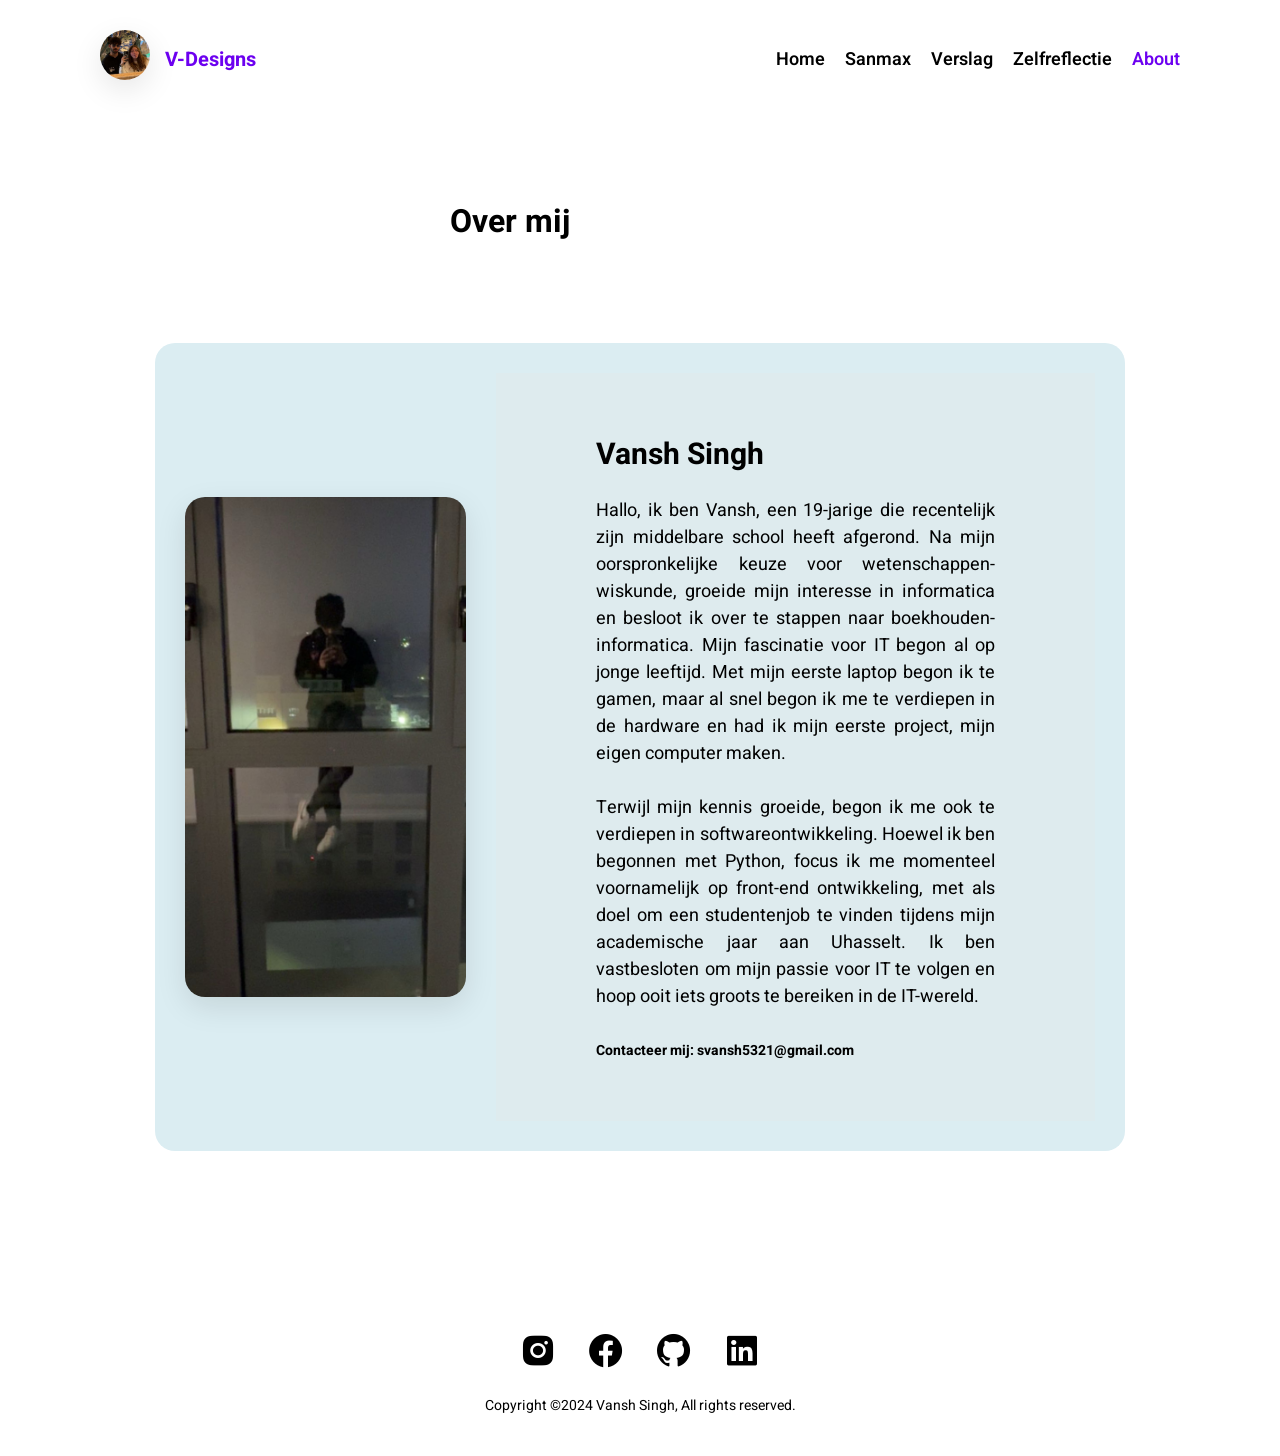
<file: about.html>
<!DOCTYPE html>
<html lang="en">
  <head>
    <meta charset="UTF-8" />
    <meta name="viewport" content="width=device-width, initial-scale=1.0" />
    <link
      href="https://unpkg.com/boxicons@2.1.4/css/boxicons.min.css"
      rel="stylesheet"
    />
    <link rel="stylesheet" href="style.css" />
    <title>About Page | VanshSingh</title>
  </head>

  <body>
    <nav>
      <div class="logo">
        <a href="index.html"><img src="assets/Vansh&imani.jpg" /></a>
        <a href="index.html">V-Designs</a>
      </div>
      <div class="nav-links">
        <a href="index.html">Home</a>
        <a href="Sanmax.html">Sanmax</a>
        <a href="Verslag.html">Verslag</a>
        <a href="Zelfreflectie.html">Zelfreflectie</a>
        <a class="selected" href="about.html">About</a>
      </div>
    </nav>

    <h1 class="page-title">Over mij</h1>

    <div class="content">
      <div class="container">
        <img src="assets/ikAlleen.jpg" />
        <div class="about">
          <h2>Vansh Singh</h2>
          <p>
            Hallo, ik ben Vansh, een 19-jarige die recentelijk zijn middelbare
            school heeft afgerond. Na mijn oorspronkelijke keuze voor
            wetenschappen-wiskunde, groeide mijn interesse in informatica en
            besloot ik over te stappen naar boekhouden-informatica. Mijn
            fascinatie voor IT begon al op jonge leeftijd. Met mijn eerste
            laptop begon ik te gamen, maar al snel begon ik me te verdiepen in
            de hardware en had ik mijn eerste project, mijn eigen computer
            maken.<br /><br />
            Terwijl mijn kennis groeide, begon ik me ook te verdiepen in
            softwareontwikkeling. Hoewel ik ben begonnen met Python, focus ik me
            momenteel voornamelijk op front-end ontwikkeling, met als doel om
            een studentenjob te vinden tijdens mijn academische jaar aan
            Uhasselt. Ik ben vastbesloten om mijn passie voor IT te volgen en
            hoop ooit iets groots te bereiken in de IT-wereld.
          </p>
          <p class="email">Contacteer mij: svansh5321@gmail.com</p>
        </div>
      </div>
    </div>

    <footer>
      <div class="socials">
        <a
          href="https://www.instagram.com/s.vnshh?igsh=bnRmNXlyZnA4dmlp"
          target="_blank"
          ><i class="bx bxl-instagram-alt"></i
        ></a>
        <a
          href="https://www.facebook.com/profile.php?id=100009313758749"
          target="_blank"
          ><i class="bx bxl-facebook-circle"></i
        ></a>
        <a href="https://github.com/V1nsh" target="_blank"
          ><i class="bx bxl-github"></i
        ></a>
        <a href="https://www.linkedin.com/in/svanshh/" target="_blank"
          ><i class="bx bxl-linkedin-square"></i
        ></a>
      </div>
      <p>Copyright ©2024 Vansh Singh, All rights reserved.</p>
    </footer>
  </body>
</html>
</file>
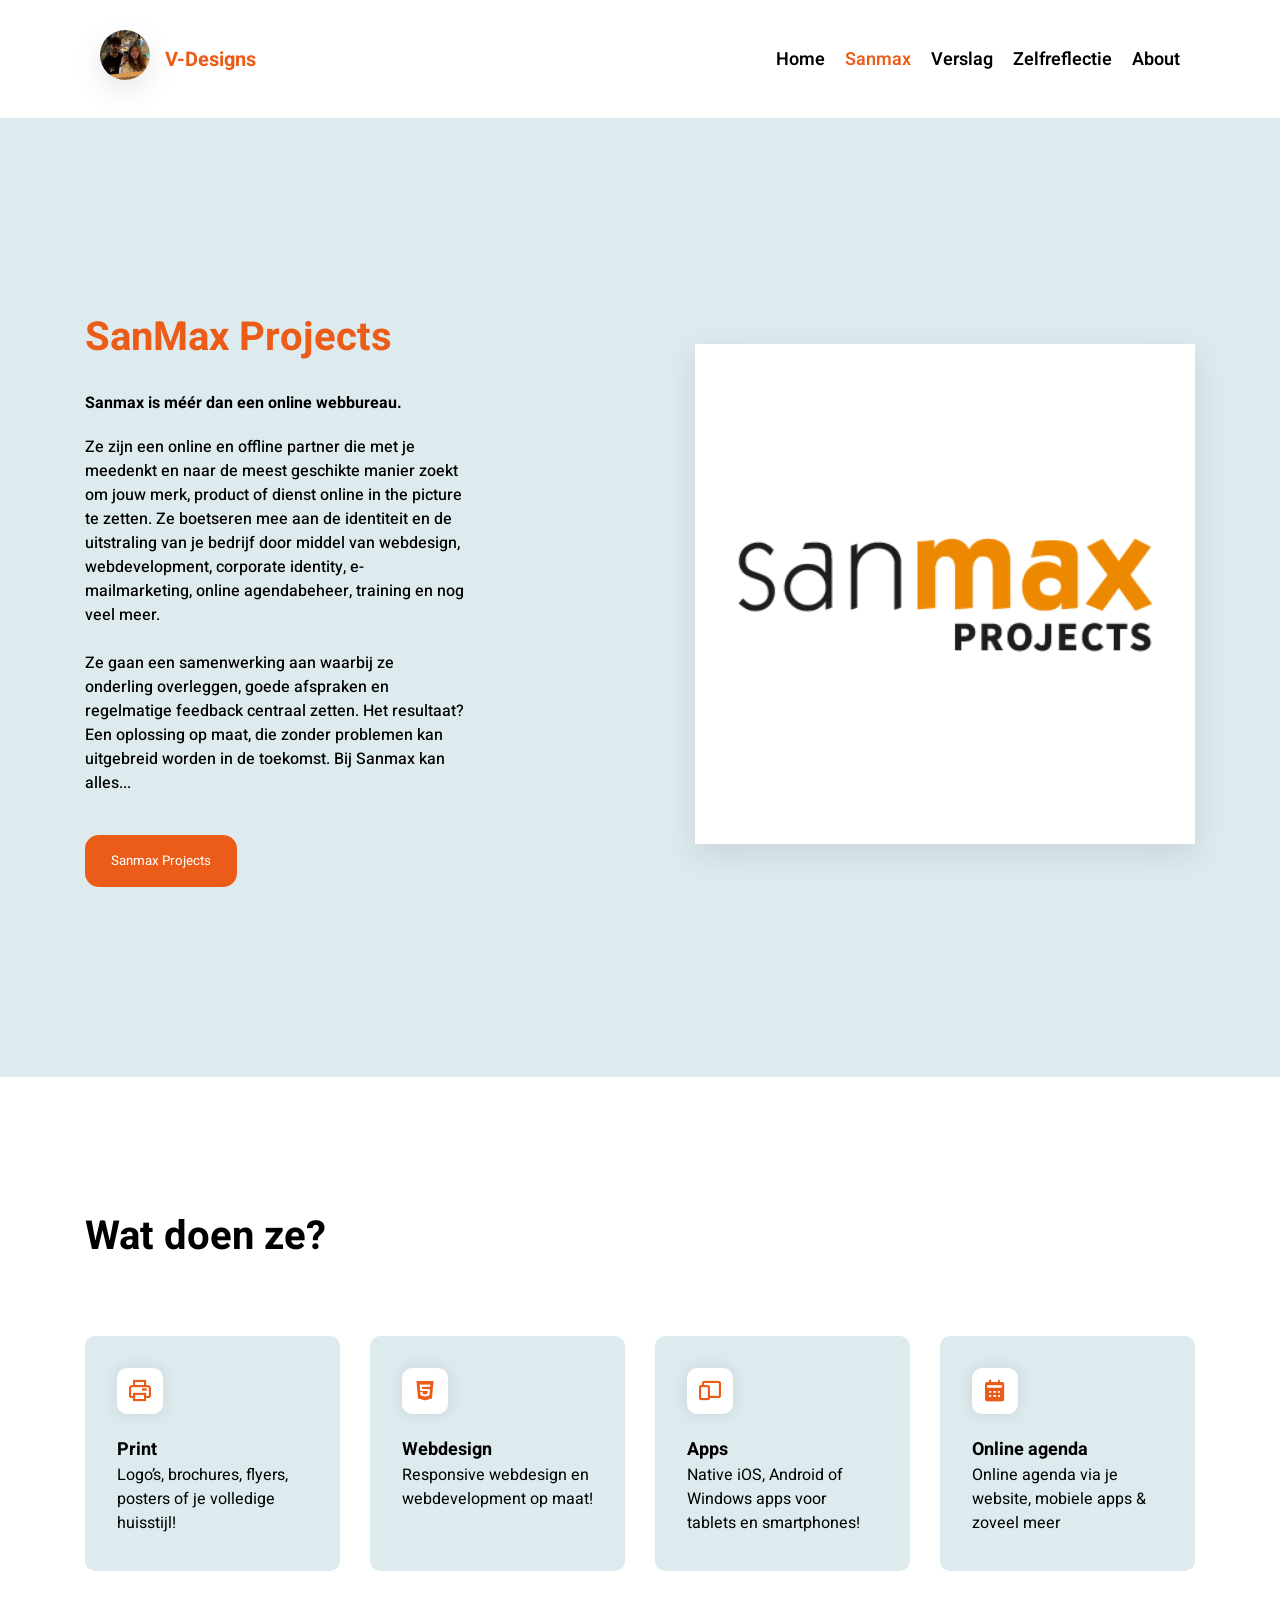
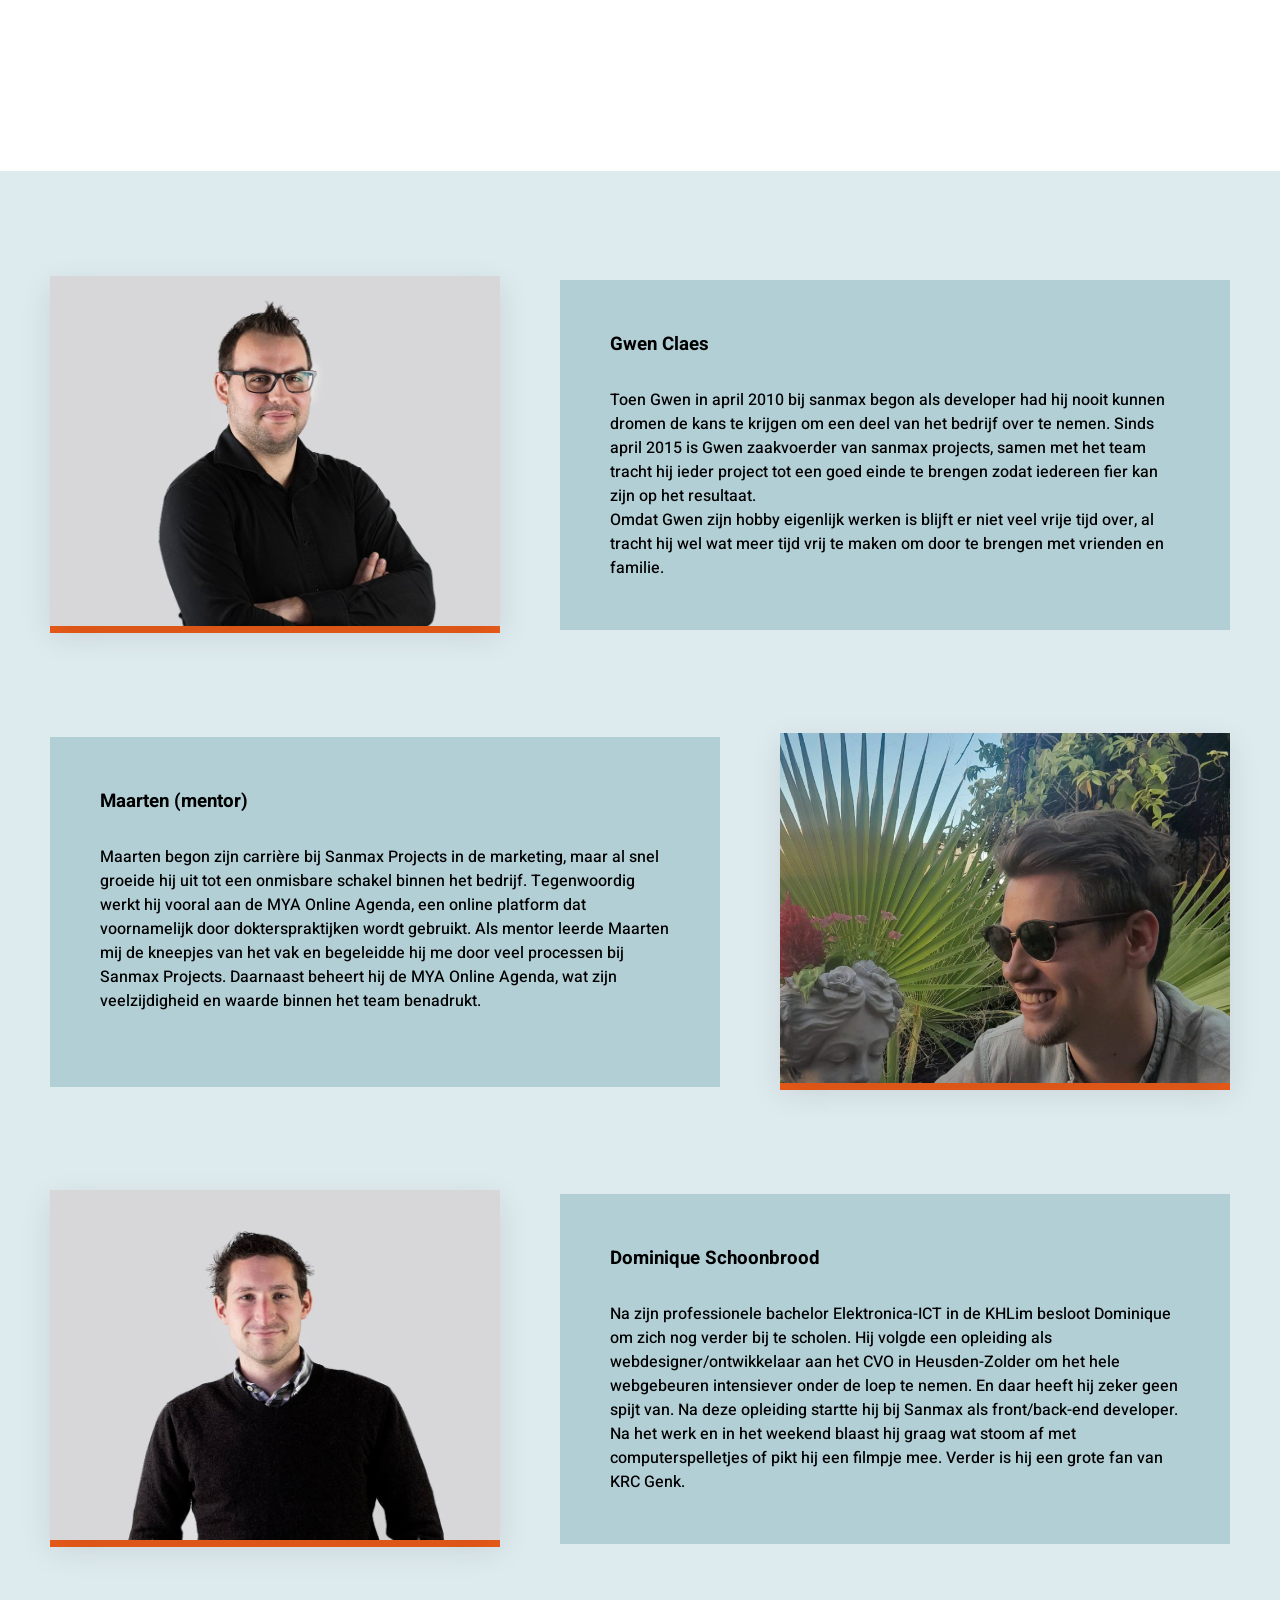
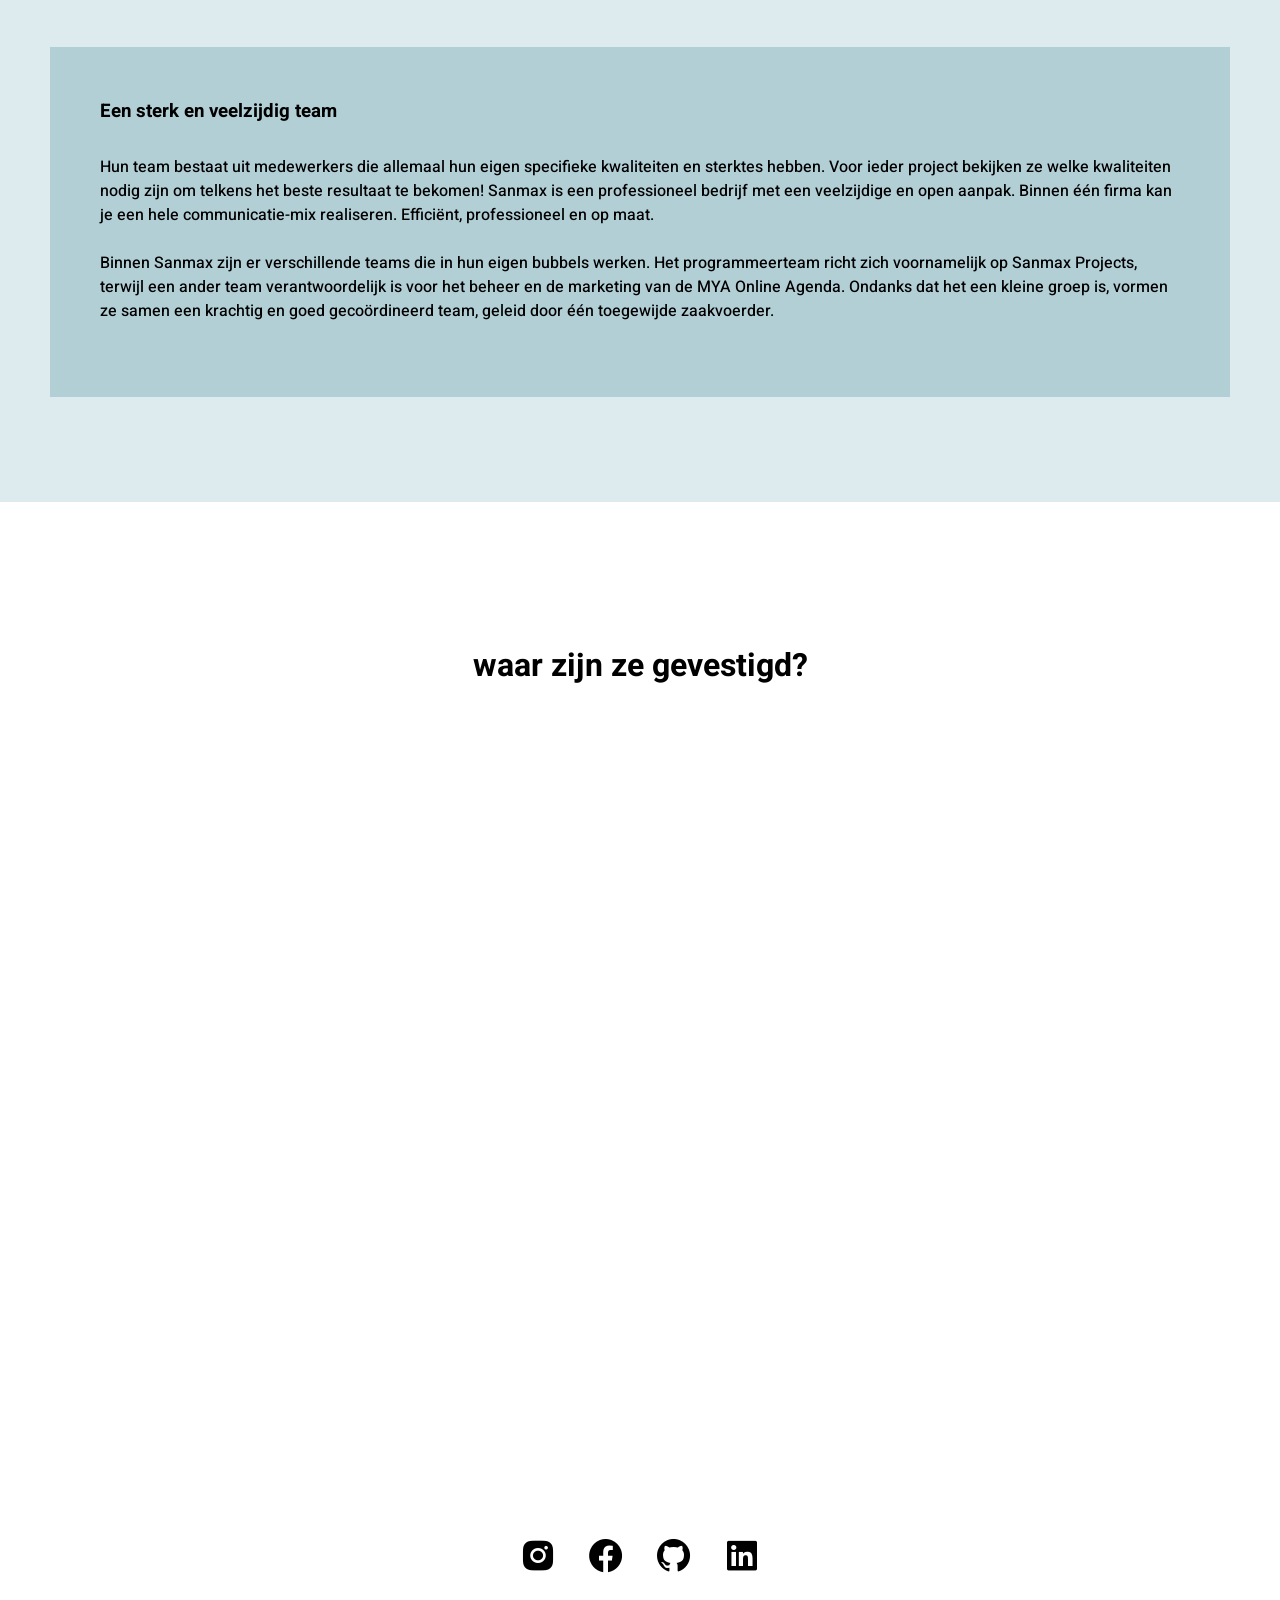
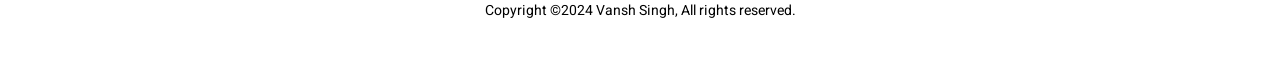
<file: Sanmax.html>
<!DOCTYPE html>
<html lang="en">
  <head>
    <meta charset="UTF-8" />
    <meta name="viewport" content="width=device-width, initial-scale=1.0" />
    <link
      href="https://unpkg.com/boxicons@2.1.4/css/boxicons.min.css"
      rel="stylesheet"
    />
    <link rel="stylesheet" href="style.css" />
    <title>Sanmax | VanshSingh</title>
  </head>

  <body>
    <nav>
      <div class="logo_2">
        <a href="index.html"> <img src="assets/Vansh&imani.jpg" /> </a>
        <a href="index.html">V-Designs</a>
      </div>
      <div class="nav-links2">
        <a href="index.html">Home</a>
        <a class="selected" href="Sanmax.html">Sanmax</a>
        <a href="Verslag.html">Verslag</a>
        <a href="Zelfreflectie.html">Zelfreflectie</a>
        <a href="about.html">About</a>
      </div>
    </nav>

    <main>
      <div class="main-sanmax">
        <div class="links">
          <h5>SanMax Projects</h5>
          <br>
          <h4>Sanmax is méér dan een online webbureau.</h4>
          <p>
            Ze zijn een online en offline partner die met je meedenkt en naar de
            meest geschikte manier zoekt om jouw merk, product of dienst online
            in the picture te zetten. Ze boetseren mee aan de identiteit en de
            uitstraling van je bedrijf door middel van webdesign,
            webdevelopment, corporate identity, e-mailmarketing, online
            agendabeheer, training en nog veel meer.
            <br /><br />Ze gaan een samenwerking aan waarbij ze onderling
            overleggen, goede afspraken en regelmatige feedback centraal zetten.
            Het resultaat? Een oplossing op maat, die zonder problemen kan
            uitgebreid worden in de toekomst. Bij Sanmax kan alles...
          </p>
          <a href="https://www.sanmax.be" target="_blank"
            ><button>Sanmax Projects</button>
          </a>
        </div>
        <div class="rechts">
          <img src="assets/sanmax-logo.jpg" alt="" />
        </div>
      </div>

      <div class="skills">
        <h3>Wat doen ze?</h3>
        <div class="skills-items">
          <div class="items">
            <div class="icons"><i class="bx bx-printer"></i></div>
            <h4>Print</h4>
            <p>Logo’s, brochures, flyers, posters of je volledige huisstijl!</p>
          </div>
          <div class="items">
            <div class="icons"><i class="bx bxl-html5"></i></div>
            <h4>Webdesign</h4>
            <p>Responsive webdesign en webdevelopment op maat!</p>
          </div>
          <div class="items">
            <div class="icons"><i class="bx bx-devices"></i></div>
            <h4>Apps</h4>
            <p>
              Native iOS, Android of Windows apps voor tablets en smartphones!
            </p>
          </div>
          <div class="items">
            <div class="icons"><i class="bx bxs-calendar"></i></div>
            <h4>Online agenda</h4>
            <p>Online agenda via je website, mobiele apps & zoveel meer</p>
          </div>
        </div>
      </div>

      <div class="sanmax-content">
        <div class="aboutsanmax">
          <div class="left">
            <img src="assets/gwen.jpg" alt="gwen" />
          </div>
          <div class="right">
            <h3>Gwen Claes</h3>
            <p>
              Toen Gwen in april 2010 bij sanmax begon als developer had hij
              nooit kunnen dromen de kans te krijgen om een deel van het bedrijf
              over te nemen. Sinds april 2015 is Gwen zaakvoerder van sanmax
              projects, samen met het team tracht hij ieder project tot een goed
              einde te brengen zodat iedereen fier kan zijn op het resultaat.
              <br />Omdat Gwen zijn hobby eigenlijk werken is blijft er niet
              veel vrije tijd over, al tracht hij wel wat meer tijd vrij te
              maken om door te brengen met vrienden en familie.
            </p>
          </div>
        </div>

        <div class="aboutsanmax">
          <div class="right">
            <h3>Maarten (mentor)</h3>
            <p>
              Maarten begon zijn carrière bij Sanmax Projects in de marketing,
              maar al snel groeide hij uit tot een onmisbare schakel binnen het
              bedrijf. Tegenwoordig werkt hij vooral aan de MYA Online Agenda,
              een online platform dat voornamelijk door dokterspraktijken wordt
              gebruikt. Als mentor leerde Maarten mij de kneepjes van het vak en
              begeleidde hij me door veel processen bij Sanmax Projects.
              Daarnaast beheert hij de MYA Online Agenda, wat zijn
              veelzijdigheid en waarde binnen het team benadrukt.
            </p>
          </div>
          <div class="left">
            <img src="assets/maarten.jpg" alt="gwen" />
          </div>
        </div>

        <div class="aboutsanmax">
          <div class="left">
            <img src="assets/Dominique.jpg" alt="gwen" />
          </div>
          <div class="right">
            <h3>Dominique Schoonbrood</h3>
            <p>
              Na zijn professionele bachelor Elektronica-ICT in de KHLim besloot
              Dominique om zich nog verder bij te scholen. Hij volgde een
              opleiding als webdesigner/ontwikkelaar aan het CVO in
              Heusden-Zolder om het hele webgebeuren intensiever onder de loep
              te nemen. En daar heeft hij zeker geen spijt van. Na deze
              opleiding startte hij bij Sanmax als front/back-end developer.<br />Na
              het werk en in het weekend blaast hij graag wat stoom af met
              computerspelletjes of pikt hij een filmpje mee. Verder is hij een
              grote fan van KRC Genk.
            </p>
          </div>
        </div>

        <div class="aboutsanmax">
          <div class="right">
            <h3>Een sterk en veelzijdig team</h3>
            <p>
              Hun team bestaat uit medewerkers die allemaal hun eigen specifieke
              kwaliteiten en sterktes hebben. Voor ieder project bekijken ze
              welke kwaliteiten nodig zijn om telkens het beste resultaat te
              bekomen! Sanmax is een professioneel bedrijf met een veelzijdige
              en open aanpak. Binnen één firma kan je een hele communicatie-mix
              realiseren. Efficiënt, professioneel en op maat.
              <br /><br />
              Binnen Sanmax zijn er verschillende teams die in hun eigen bubbels
              werken. Het programmeerteam richt zich voornamelijk op Sanmax
              Projects, terwijl een ander team verantwoordelijk is voor het
              beheer en de marketing van de MYA Online Agenda. Ondanks dat het
              een kleine groep is, vormen ze samen een krachtig en goed
              gecoördineerd team, geleid door één toegewijde zaakvoerder.
            </p>
          </div>
        </div>
      </div>

      <div class="locatie">
        <h1>waar zijn ze gevestigd?</h1>
        <div class="maps">
          <iframe
            src="https://www.google.com/maps/embed?pb=!1m18!1m12!1m3!1d2513.9551613128606!2d5.494343312735455!3d50.94304227157251!2m3!1f0!2f0!3f0!3m2!1i1024!2i768!4f13.1!3m3!1m2!1s0x47c0da0bee39c25d%3A0x10e03983f47774ac!2sSanmax%20Projects!5e0!3m2!1snl!2sbe!4v1716931228456!5m2!1snl!2sbe"
            width="1300"
            height="600"
            style="border: 0"
            allowfullscreen=""
            loading="lazy"
            referrerpolicy="no-referrer-when-downgrade"
          ></iframe>
        </div>
      </div>
    </main>



    <footer>
      <div class="socials">
        <a
          href="https://www.instagram.com/s.vnshh?igsh=bnRmNXlyZnA4dmlp"
          target="_blank"
          ><i class="bx bxl-instagram-alt"></i
        ></a>
        <a
          href="https://www.facebook.com/profile.php?id=100009313758749"
          target="_blank"
          ><i class="bx bxl-facebook-circle"></i
        ></a>
        <a href="https://github.com/V1nsh" target="_blank"
          ><i class="bx bxl-github"></i
        ></a>
        <a href="https://www.linkedin.com/in/svanshh/" target="_blank"
          ><i class="bx bxl-linkedin-square"></i
        ></a>
      </div>
      <p>Copyright ©2024 Vansh Singh, All rights reserved.</p>
    </footer>
  </body>
</html>
</file>
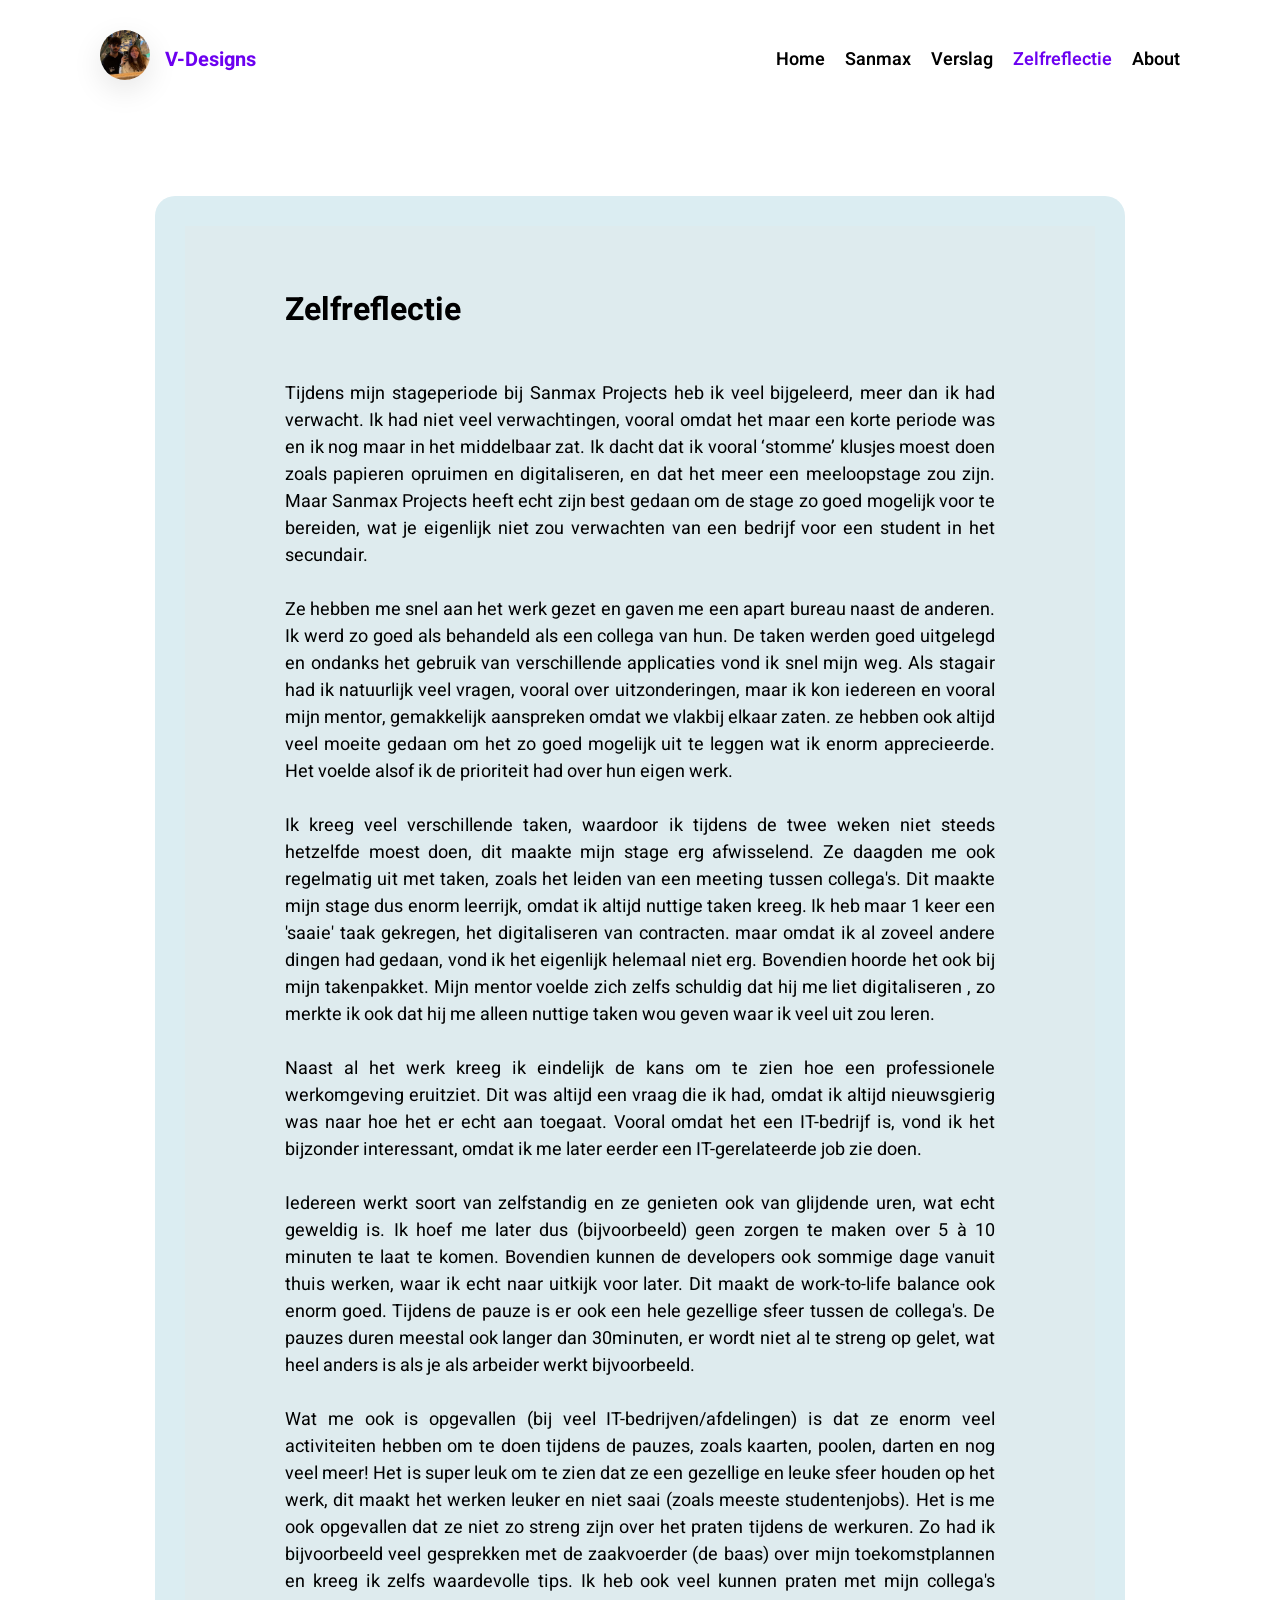
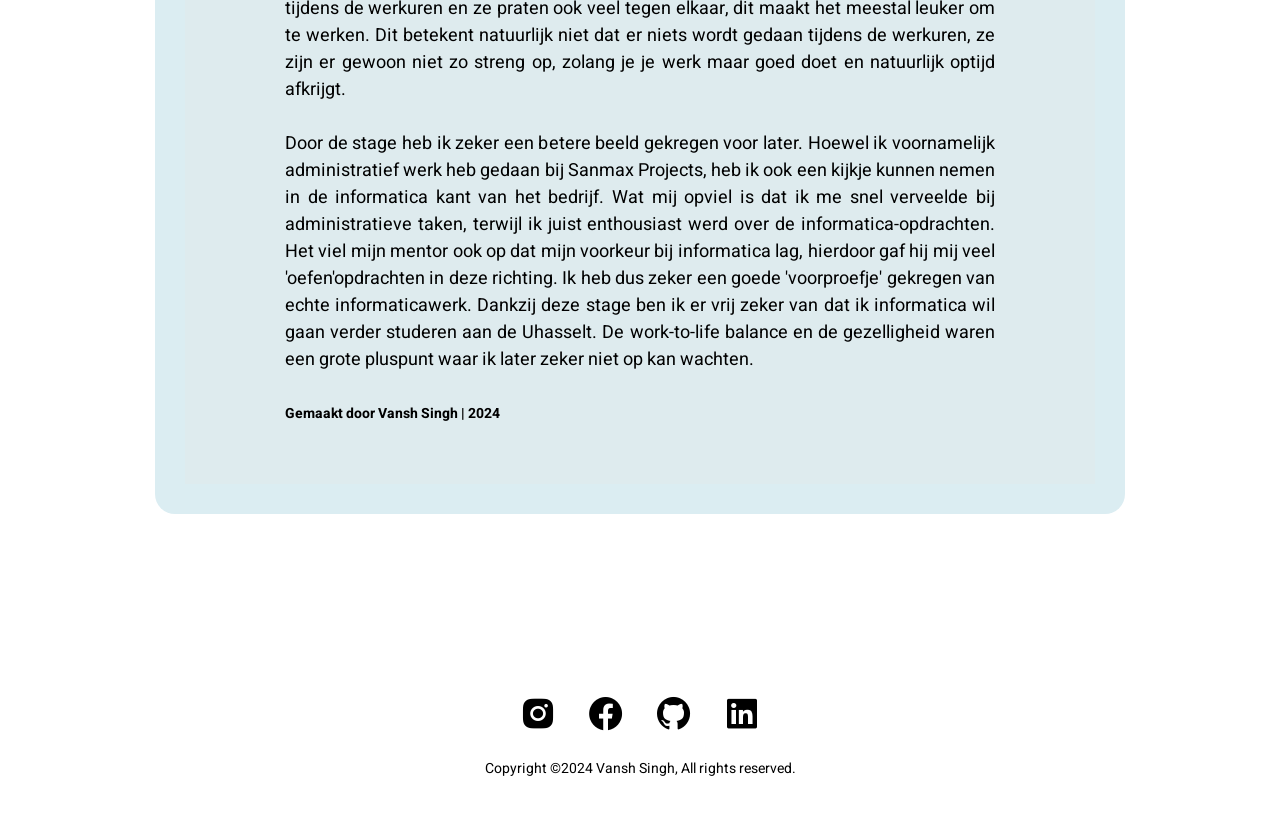
<file: Zelfreflectie.html>
<!DOCTYPE html>
<html lang="en">
  <head>
    <meta charset="UTF-8" />
    <meta name="viewport" content="width=device-width, initial-scale=1.0" />
    <link
      href="https://unpkg.com/boxicons@2.1.4/css/boxicons.min.css"
      rel="stylesheet"
    />
    <link rel="stylesheet" href="style.css" />
    <title>Blog Page | VanshSingh</title>
  </head>

  <body>
    <nav>
      <div class="logo">
        <a href="index.html"><img src="assets/Vansh&imani.jpg" /></a>
        <a href="index.html">V-Designs</a>
      </div>
      <div class="nav-links">
        <a href="index.html">Home</a>
        <a href="Sanmax.html">Sanmax</a>
        <a href="Verslag.html">Verslag</a>
        <a class="selected" href="Zelfreflectie.html">Zelfreflectie</a>
        <a href="about.html">About</a>
      </div>
    </nav>

    <div class="content">
      <div class="container">
        <div class="about">
          <h1>Zelfreflectie</h1>
          <p>
            <br>
            Tijdens mijn stageperiode bij Sanmax Projects heb ik veel bijgeleerd, meer dan ik had verwacht. Ik had niet veel verwachtingen, 
            vooral omdat het maar een korte periode was en ik nog maar in het middelbaar zat. Ik dacht dat ik vooral ‘stomme’ klusjes moest 
            doen zoals papieren opruimen en digitaliseren, en dat het meer een meeloopstage zou zijn. Maar Sanmax Projects heeft echt zijn 
            best gedaan om de stage zo goed mogelijk voor te bereiden, wat je eigenlijk niet zou verwachten van een bedrijf voor een student 
            in het secundair.<br><br>
            
            Ze hebben me snel aan het werk gezet en gaven me een apart bureau naast de anderen. Ik werd zo goed als behandeld 
            als een collega van hun. De taken werden goed uitgelegd en ondanks het gebruik van verschillende applicaties vond ik snel mijn weg. 
            Als stagair had ik natuurlijk veel vragen, vooral over uitzonderingen, maar ik kon iedereen en vooral mijn mentor, gemakkelijk 
            aanspreken omdat we vlakbij elkaar zaten. ze hebben ook altijd veel moeite gedaan om het zo goed mogelijk uit te leggen wat ik 
            enorm apprecieerde. Het voelde alsof ik de prioriteit had over hun eigen werk.<br><br>
            
            Ik kreeg veel verschillende taken, waardoor ik tijdens de twee weken niet steeds hetzelfde moest doen, dit maakte mijn stage erg 
            afwisselend. Ze daagden me ook regelmatig uit met taken, zoals het leiden van een meeting tussen collega's. Dit maakte mijn stage 
            dus enorm leerrijk, omdat ik altijd nuttige taken kreeg. Ik heb maar 1 keer een 'saaie' taak gekregen, het digitaliseren van 
            contracten. maar omdat ik al zoveel andere dingen had gedaan, vond ik het eigenlijk helemaal niet erg. Bovendien hoorde het ook 
            bij mijn takenpakket. Mijn mentor voelde zich zelfs schuldig dat hij me liet digitaliseren , zo merkte ik ook dat hij me alleen 
            nuttige taken wou geven waar ik veel uit zou leren.<br><br>
            
            Naast al het werk kreeg ik eindelijk de kans om te zien hoe een professionele werkomgeving eruitziet. Dit was altijd een vraag die 
            ik had, omdat ik altijd nieuwsgierig was naar hoe het er echt aan toegaat. Vooral omdat het een IT-bedrijf is, vond ik het bijzonder 
            interessant, omdat ik me later eerder een IT-gerelateerde job zie doen.<br><br>
            
            Iedereen werkt soort van zelfstandig en ze genieten ook van glijdende uren, wat echt geweldig is. Ik hoef me later dus (bijvoorbeeld) 
            geen zorgen te maken over 5 à 10 minuten te laat te komen. Bovendien kunnen de developers ook sommige dage vanuit thuis werken, waar 
            ik echt naar uitkijk voor later. Dit maakt de work-to-life balance ook enorm goed. Tijdens de pauze is er ook een hele gezellige sfeer 
            tussen de collega's. De pauzes duren meestal ook langer dan 30minuten, er wordt niet al te streng op gelet, wat heel anders is als je 
            als arbeider werkt bijvoorbeeld.<br><br>
            
            Wat me ook is opgevallen (bij veel IT-bedrijven/afdelingen) is dat ze enorm veel activiteiten hebben om te doen tijdens de pauzes, 
            zoals kaarten, poolen, darten en nog veel meer! Het is super leuk om te zien dat ze een gezellige en leuke sfeer houden op het werk, 
            dit maakt het werken leuker en niet saai (zoals meeste studentenjobs). Het is me ook opgevallen dat ze niet zo streng zijn over het 
            praten tijdens de werkuren. Zo had ik bijvoorbeeld veel gesprekken met de zaakvoerder (de baas) over mijn toekomstplannen en kreeg ik 
            zelfs waardevolle tips. Ik heb ook veel kunnen praten met mijn collega's tijdens de werkuren en ze praten ook veel tegen elkaar, dit 
            maakt het meestal leuker om te werken. Dit betekent natuurlijk niet dat er niets wordt gedaan tijdens de werkuren, ze zijn er gewoon 
            niet zo streng op, zolang je je werk maar goed doet en natuurlijk optijd afkrijgt.<br><br>
            
            Door de stage heb ik zeker een betere beeld gekregen voor later. Hoewel ik voornamelijk administratief werk heb gedaan bij Sanmax 
            Projects, heb ik ook een kijkje kunnen nemen in de informatica kant van het bedrijf. Wat mij opviel is dat ik me snel verveelde bij 
            administratieve taken, terwijl ik juist enthousiast werd over de informatica-opdrachten. Het viel mijn mentor ook op dat mijn voorkeur 
            bij informatica lag, hierdoor gaf hij mij veel 'oefen'opdrachten in deze richting. Ik heb dus zeker een goede 'voorproefje' gekregen 
            van echte informaticawerk. Dankzij deze stage ben ik er vrij zeker van dat ik informatica wil gaan verder studeren aan de Uhasselt. 
            De work-to-life balance en de gezelligheid waren een grote pluspunt waar ik later zeker niet op kan wachten.
          </p>
          <p class="email">Gemaakt door Vansh Singh | 2024</p>
        </div>
      </div>
    </div>

    <footer>
      <div class="socials">
        <a
          href="https://www.instagram.com/s.vnshh?igsh=bnRmNXlyZnA4dmlp"
          target="_blank"
          ><i class="bx bxl-instagram-alt"></i
        ></a>
        <a
          href="https://www.facebook.com/profile.php?id=100009313758749"
          target="_blank"
          ><i class="bx bxl-facebook-circle"></i
        ></a>
        <a href="https://github.com/V1nsh" target="_blank"
          ><i class="bx bxl-github"></i
        ></a>
        <a href="https://www.linkedin.com/in/svanshh/" target="_blank"
          ><i class="bx bxl-linkedin-square"></i
        ></a>
      </div>
      <p>Copyright ©2024 Vansh Singh, All rights reserved.</p>
    </footer>
  </body>
</html>
</file>
<file: style.css>
@import url("https://fonts.googleapis.com/css2?family=Heebo:wght@300;400;500;600;700;800&display=swap");

/* Algemeen en eerste pagina*/

:root {
  --bg-color: #fff;
  --main-color: #6c00f0;
  --text-color: #000000;
  --second-bg-color: #c9c9c9;
}

* {
  margin: 0;
  padding: 0;
  box-sizing: border-box;
  font-family: "Heebo", sans-serif;
}

a {
  text-decoration: none;
  color: #000;
}

img {
  object-fit: cover;
  object-position: top;
  box-shadow: 0 10px 30px rgba(0, 0, 0, 0.1);
}

nav {
  padding: 30px 100px;
  background-color: #fff;
  display: flex;
  align-items: center;
  justify-content: space-between;
  font-weight: 600;
}

nav .logo,
nav .logo_2 {
  display: flex;
  align-items: center;
  gap: 15px;
}

nav .logo img,
nav .logo_2 img {
  width: 50px;
  height: 50px;
  border-radius: 50%;
}

nav .logo a {
  font-size: 20px;
  color: #6c00f0;
  font-weight: bold;
}

nav .logo_2 a {
  font-size: 20px;
  color: #ec5c19;
  font-weight: bold;
}

nav .nav-links,
nav .nav-links2 {
  display: flex;
  gap: 20px;
  font-size: large;
}

nav .nav-links a,
nav .nav-links2 a {
  transition: color 0.3s ease;
}

nav .nav-links a:hover,
nav .nav-links a.selected {
  color: #6c00f0;
}

nav .nav-links2 a:hover,
nav .nav-links2 a.selected {
  color: #ec5c19;
}

footer {
  padding: 40px 0;
  display: flex;
  flex-direction: column;
  align-items: center;
}

footer .socials,
footer .socials_sanmax {
  display: flex;
  align-items: center;
  gap: 28px;
  margin-bottom: 20px;
}

footer .socials i,
footer .socials_sanmax i {
  font-size: 40px;
  cursor: pointer;
  transition: color 0.3s ease;
}

footer .socials i:hover {
  color: #303f9f;
}

footer .socials_sanmax i:hover {
  color: #ec5c19;
}

footer p {
  font-size: 14px;
}

.main {
  padding: 0 100px;
  display: flex;
  align-items: center;
  justify-content: space-between;
  gap: 230px;
  height: calc(100vh - 100px);
}

.main .info h1 {
  font-size: 45px;
  margin-bottom: 40px;
}

.main .info p {
  font-size: 18px;
  font-weight: 400;
  margin-bottom: 35px;
}

.main .info button {
  padding: 15px 35px;
  background: #6c00f0;
  border: none;
  color: #fff;
  font-size: 15px;
  border-radius: 15px;
  cursor: pointer;
  transition: background 0.3s ease;
  margin-top: 25px;
}

.main .info button:hover {
  background: #430a89;
}

.main img {
  width: 450px;
  height: 450px;
  border-radius: 140px;
}

.typing-tekst {
  font-size: 34px;
  font-weight: 600;
  min-width: 280px;
}

.typing-tekst span {
  position: relative;
}

.typing-tekst span::before {
  content: "laatstejaar student";
  color: var(--main-color);
  animation: words 20s infinite;
}

.typing-tekst span::after {
  content: "";
  background: var(--bg-color);
  position: absolute;
  width: calc(100% + 8px);
  height: 100%;
  border-left: 3px solid var(--bg-color);
  right: -8px;
  animation: cursor 0.6s infinite, typing 20s steps(14) infinite;
}

@keyframes cursor {
  to {
    border-left: 3px solid var(--bg-color);
  }
}

@keyframes words {
  0%,
  20% {
    content: "Informatica freak";
  }
  21%,
  40% {
    content: "Uhasselt student";
  }
  41%,
  60% {
    content: "Basketballer";
  }
  61%,
  80% {
    content: "Autoliefhebber";
  }
  81%,
  100% {
    content: "leergierig persoon";
  }
}
@keyframes typing {
  10%,
  15%,
  30%,
  35%,
  50%,
  55%,
  70%,
  75%,
  90%,
  95% {
    width: 0;
  }
  5%,
  20%,
  25%,
  40%,
  45%,
  60%,
  65%,
  80%,
  85% {
    width: calc(100% + 8px);
  }
}

.about {
  padding: 60px 100px;
  background-color: #deebee;
}

.about .titelabout {
  display: flex;
  align-items: center;
  justify-content: space-between;
  margin-bottom: 30px;
}

.about .titelabout a {
  color: #303f9f;
}

.about .titelabout h4,
.hobby h4 {
  font-size: 20px;
  font-weight: 400;
}

.hobby {
  padding: 100px 100px;
}

.hobby h4 {
  display: flex;
  justify-content: space-between;
  align-items: center;
  margin-bottom: 50px;
}

.hobby {
  background: var(--bg-color);
}

.container {
  display: grid;
  grid-template-columns: repeat(3, 1fr);
  align-items: center;
  gap: 2rem;
  margin-top: 3rem;
  margin-bottom: 5rem;
}

.box {
  background-color: var(--main-color);
  height: 280px;
  border-radius: 3rem;
  cursor: pointer;
  transition: 0.25s ease;
}

.box:hover {
  background: transparent;
  color: var(--text-color);
  transform: scale(1.03);
  border: 2px solid var(--main-color);
}

.box .info {
  display: flex;
  flex-direction: column;
  text-align: left;
  max-height: 200px;
  justify-content: center;
  text-align: center;
  padding: 2em;
}

.info h4 {
  font-size: 2rem;
  font-weight: bold;
  margin-bottom: 1rem;
}

.info p {
  font-size: 1.1rem;
  font-weight: 400;
  max-height: 90px;
  margin: auto;
  text-align: left;
}

/* Sanmax */

.main-sanmax {
  background-color: #deebee;
  padding: 190px 85px;
  display: flex;
  align-items: center;
  justify-content: space-between;
}

.main-sanmax .links {
  display: flex;
  flex-direction: column;
  align-items: start;
}

.main-sanmax .links h5 {
  font-weight: bolder;
  font-size: 40px;
  color: #ec5c19;
}

.main-sanmax .links p {
  margin-top: 20px;
  font-weight: 500;
  margin-right: 230px;
}

.main-sanmax .links button {
  margin-top: 40px;
  color: #fff;
  cursor: pointer;
  background-color: #ec5c19;
  padding: 14px 24px;
  border: 2px solid transparent;
  border-radius: 14px;
}

.main-sanmax .rechts img {
  width: 500px;
}

.skills {
  padding: 110px 85px 0;
  margin-bottom: 200px;
}

.skills h3 {
  font-size: 40px;
  margin-top: 20px;
}

.skills .skills-items {
  display: flex;
  margin-top: 70px;
  gap: 30px;
}

.skills .skills-items .items {
  background-color: #deebee;
  width: 25%;
  border-radius: 10px;
  padding: 32px;
  border-bottom: 4px solid transparent;
  cursor: pointer;
  transition: all 0.3s ease;
}

.skills .skills-items .items:hover {
  border-bottom: 5px solid #ec5c19;
}

.skills .skills-items .items .icons {
  display: flex;
  align-items: center;
  justify-content: center;
  background-color: #fff;
  width: 46px;
  height: 46px;
  border-radius: 10px;
  margin-bottom: 22px;
  box-shadow: 0 0 16px rgba(0, 0, 0, 0.1);
}

.skills .skills-items .items .icons i {
  font-size: 26px;
  color: #ec5c19;
}

.skills .skills-items .items h4 {
  font-size: 18px;
}

.skills .skill-items .items {
  margin-top: 20px;
  font-size: 50px;
  font-weight: 500;
  line-height: 22px;
  color: #ec5c19;
}

.sanmax-content {
  margin: 120px 0;
  background-color: #deebee;
  padding: 55px 0;
}

.aboutsanmax {
  padding: 50px;
  display: flex;
  align-items: center;
  gap: 60px;
}

.aboutsanmax .left {
  background-color: #ec5c19;
  border-radius: 10px 10px 0 0;
}

.aboutsanmax .left img {
  width: 450px;
  height: 350px;
}

.aboutsanmax .right {
  background-color: #b3cfd6;
  padding: 50px;
  height: 350px;
}

.aboutsanmax .right p {
  font-size: 16px;
  font-weight: 500;
  margin-top: 30px;
}

.locatie {
  margin: 140px 0;
  display: flex;
  align-items: center;
  justify-content: center;
  flex-direction: column;
}

.locatie .maps {
  margin-top: 60px;
}


/* VERSLAG */

.page-title {
  padding: 80px 450px 20px;
  width: 100%;
}

.content {
  padding: 30px 100px 60px;
  display: flex;
  flex-direction: column;
  align-items: center;
}

.content > p {
  width: 970px;
  font-size: 15px;
  margin: 20px 0;
}

.content > img {
  width: 970px;
  margin: 30px 0;
  border-radius: 20px;
}

.content > h1,
.content > h2,
.content > h3 {
  width: 970px;
}

.content .verslag-list {
  display: flex;
  flex-direction: column;
  gap: 20px;
}

.content .verslag-list .verslag-item {
  background-color: #dbedf2;
  padding: 24px;
  width: 960px;
  border-radius: 10px;
}

.content .verslag-list .verslag-item .info {
  margin-bottom: 20px;
}

.content .verslag-list .verslag-item p {
  margin: 0px;
  font-weight: 400;
}

/*Zelfreflectie EN about */

.content .container {
  background-color: #dbedf2;
  padding: 30px;
  display: flex;
  align-items: center;
  gap: 30px;
  width: 970px;
  border-radius: 20px;
}

.content .container img {
  height: 500px;
  border-radius: 20px;
}

.content .container h2 {
  margin-bottom: 20px;
  font-size: 30px;
}

.content .container .about h1 {
  margin-bottom: 20px;
}

.content .container .about > p {
  text-align: justify;
  font-weight: 400;
  font-size: 18px;
}

.content .container .about .email {
  font-weight: bold;
  margin-top: 30px;
  font-size: 14px;
}

@media only screen and (min-width: 1440px) {
  .main .info .typing-tekst{
      font-size: 40px;
  }
  .main .info p{
    font-size: 18px;
  }
  .main .info button {
    margin-top: 90px;
  }
  .main img {
    width: 430px;
    height: 430px;
  }
  .box {
    height: 300px;
  }
  .box .info p {
    font-size: 16px;
  }
  .page-title {
    padding: 80px 280px 20px;
    width: 100%;
  }
  .content .verslag-list {
    gap: 30px;
  }
}
</file>
